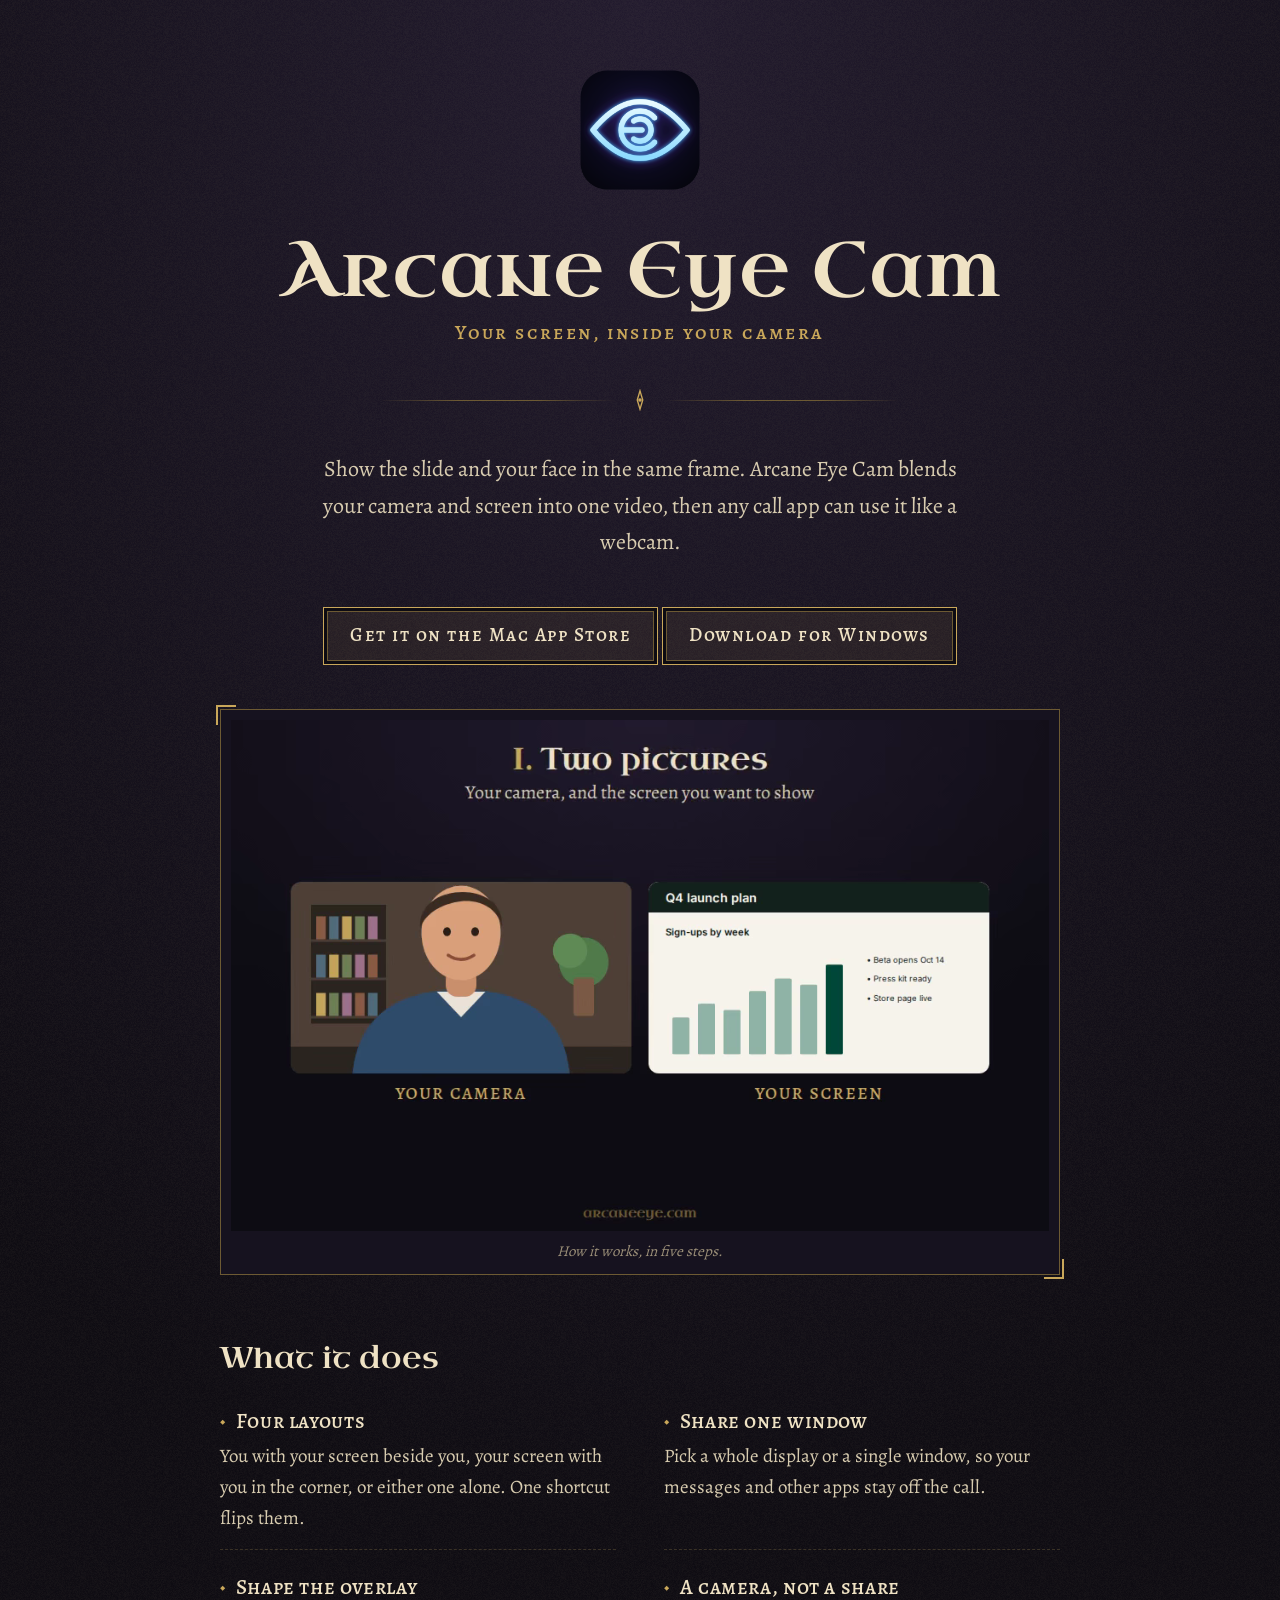
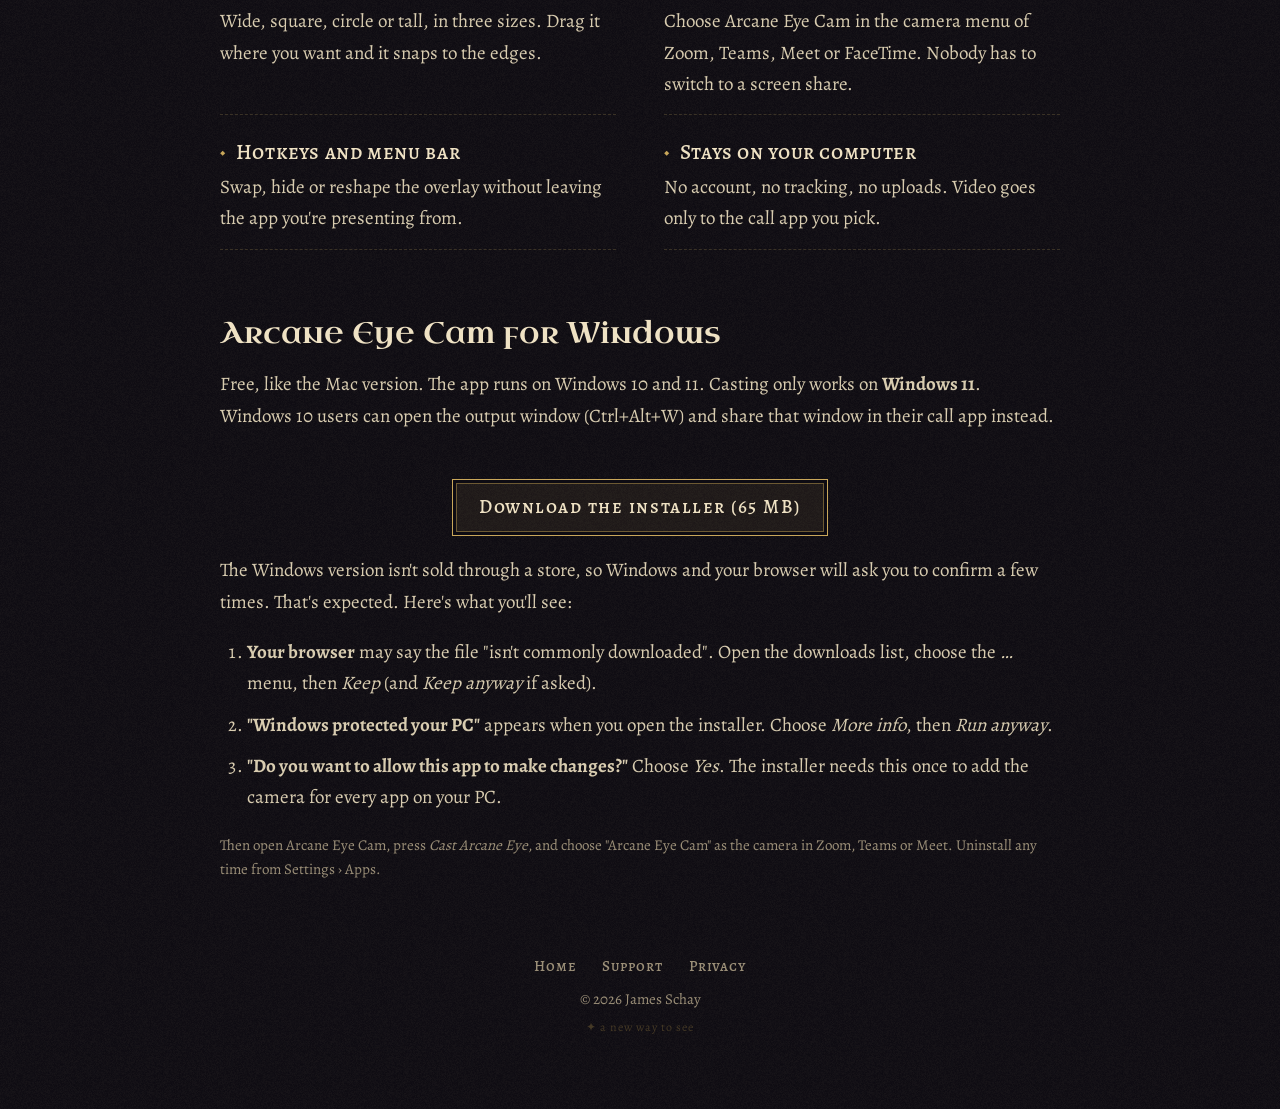
<file: index.html>
<!doctype html><html lang="en"><head><meta charset="utf-8"><meta name="viewport" content="width=device-width,initial-scale=1"><link rel="stylesheet" href="style.css?v=9"><link rel="icon" href="icon.png"><title>Arcane Eye Cam</title><meta name="description" content="Put your screen inside your camera. A Mac and Windows app that combines your camera and your screen share into one video for any call app."></head><body><main>
<header class="mast"><img src="icon.png" alt="Arcane Eye Cam icon"><div class="word">Arcane Eye Cam</div><div class="tag">Your screen, inside your camera</div></header>
<div class="rule" aria-hidden="true"><svg viewBox="0 0 24 24"><path d="M12 2 L15 12 L12 22 L9 12 Z" fill="none" stroke="currentColor" stroke-width="1.5"/><circle cx="12" cy="12" r="2" fill="currentColor"/></svg></div>
<p class="lede">Show the slide and your face in the same frame. Arcane Eye Cam blends your camera and screen into one video, then any call app can use it like a webcam.</p>
<p style="text-align:center"><a class="cta" href="https://apps.apple.com/us/app/arcane-eye-cam/id6818450010?mt=12">Get it on the Mac App Store</a> <a class="cta" href="#windows">Download for Windows</a></p>
<figure class="plate"><video autoplay loop muted playsinline width="960" height="600" poster="screen-in-camera-poster.jpg" aria-label="How Arcane Eye Cam works: your camera and screen become one video, you can move and reshape the overlay or flip them, and the result shows up as a camera in your call app."><source src="screen-in-camera.webm" type="video/webm"><source src="screen-in-camera.mp4" type="video/mp4"><img src="screen-in-camera.gif" alt="How Arcane Eye Cam works, step by step." width="960" height="600"></video><figcaption>How it works, in five steps.</figcaption></figure>
<h2>What it does</h2>
<div class="tome">
<div><h3>Four layouts</h3><p>You with your screen beside you, your screen with you in the corner, or either one alone. One shortcut flips them.</p></div>
<div><h3>Share one window</h3><p>Pick a whole display or a single window, so your messages and other apps stay off the call.</p></div>
<div><h3>Shape the overlay</h3><p>Wide, square, circle or tall, in three sizes. Drag it where you want and it snaps to the edges.</p></div>
<div><h3>A camera, not a share</h3><p>Choose Arcane Eye Cam in the camera menu of Zoom, Teams, Meet or FaceTime. Nobody has to switch to a screen share.</p></div>
<div><h3>Hotkeys and menu bar</h3><p>Swap, hide or reshape the overlay without leaving the app you're presenting from.</p></div>
<div><h3>Stays on your computer</h3><p>No account, no tracking, no uploads. Video goes only to the call app you pick.</p></div>
</div>
<section id="windows" class="windows"><h2>Arcane Eye Cam for Windows</h2><p>Free, like the Mac version. The app runs on Windows&nbsp;10 and&nbsp;11. Casting only works on <strong>Windows&nbsp;11</strong>. Windows&nbsp;10 users can open the output window (Ctrl+Alt+W) and share that window in their call&nbsp;app instead.</p><p style="text-align:center"><a class="cta" href="downloads/ArcaneEyeCam-Setup-1.0.0.exe" download>Download the installer (65&nbsp;MB)</a></p><p>The Windows version isn't sold through a store, so Windows and your browser will ask you to confirm a few times. That's expected. Here's what you'll see:</p><ol class="steps"><li><strong>Your browser</strong> may say the file "isn't commonly downloaded". Open the downloads list, choose the <em>…</em> menu, then <em>Keep</em> (and <em>Keep anyway</em> if asked).</li><li><strong>"Windows protected your PC"</strong> appears when you open the installer. Choose <em>More info</em>, then <em>Run anyway</em>.</li><li><strong>"Do you want to allow this app to make changes?"</strong> Choose <em>Yes</em>. The installer needs this once to add the camera for every app on your PC.</li></ol><p class="note">Then open Arcane Eye Cam, press <em>Cast Arcane Eye</em>, and choose "Arcane Eye Cam" as the camera in Zoom, Teams or Meet. Uninstall any time from Settings › Apps.</p></section><footer><nav><a href="./">Home</a><a href="support.html">Support</a><a href="privacy.html">Privacy</a></nav>© 2026 James Schay<a class="tip" href="https://ko-fi.com/tuschay" rel="noopener" title="Leave a tip">✦ a new way to see</a></footer></main></body></html>
</file>
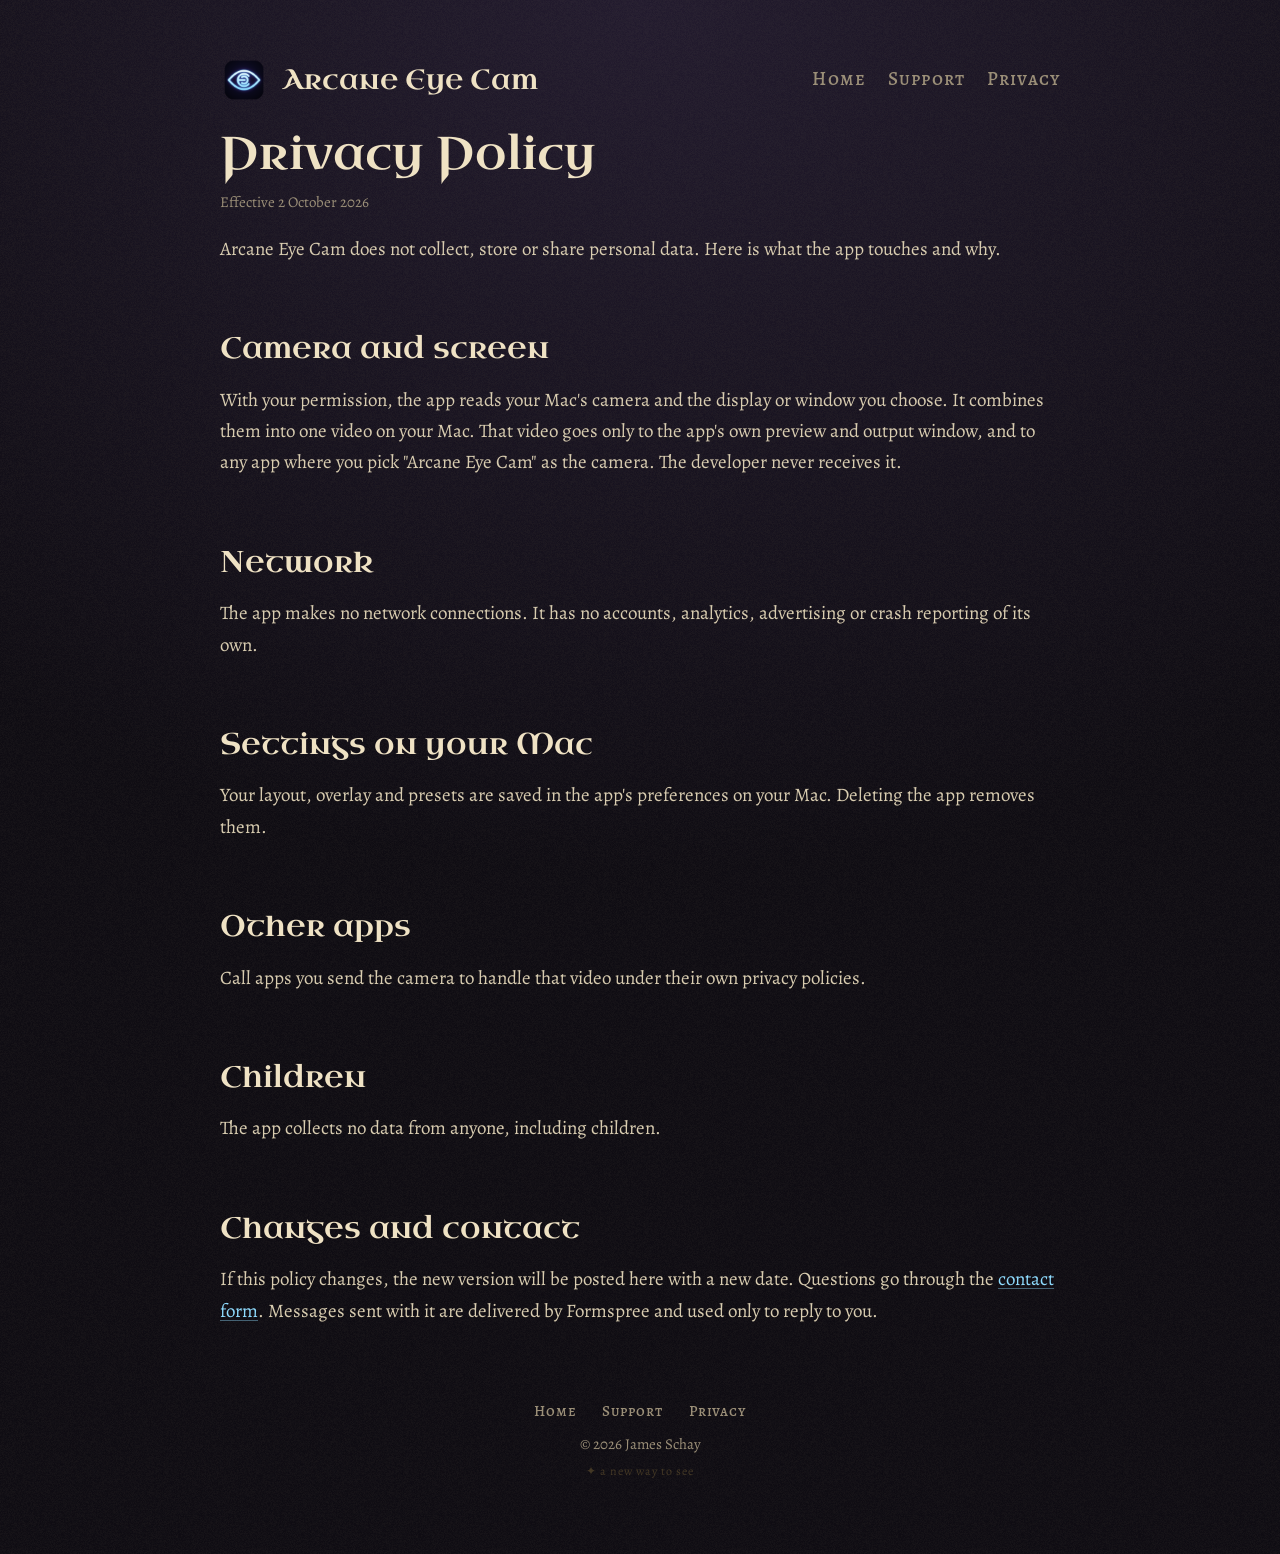
<file: privacy.html>
<!doctype html><html lang="en"><head><meta charset="utf-8"><meta name="viewport" content="width=device-width,initial-scale=1"><link rel="stylesheet" href="style.css?v=6"><link rel="icon" href="icon.png"><title>Privacy · Arcane Eye Cam</title></head><body><main><div class="top"><a class="small-mast" href="./"><img src="icon.png" alt=""><span>Arcane Eye Cam</span></a><nav><a href="./">Home</a><a href="support.html">Support</a><a href="privacy.html">Privacy</a></nav></div>
<h1>Privacy Policy</h1><p class="note">Effective 2 October 2026</p>
<p>Arcane Eye Cam does not collect, store or share personal data. Here is what the app touches and why.</p>
<h2>Camera and screen</h2>
<p>With your permission, the app reads your Mac's camera and the display or window you choose. It combines them into one video on your Mac. That video goes only to the app's own preview and output window, and to any app where you pick "Arcane Eye Cam" as the camera. The developer never receives it.</p>
<h2>Network</h2>
<p>The app makes no network connections. It has no accounts, analytics, advertising or crash reporting of its own.</p>
<h2>Settings on your Mac</h2>
<p>Your layout, overlay and presets are saved in the app's preferences on your Mac. Deleting the app removes them.</p>
<h2>Other apps</h2>
<p>Call apps you send the camera to handle that video under their own privacy policies.</p>
<h2>Children</h2><p>The app collects no data from anyone, including children.</p>
<h2>Changes and contact</h2>
<p>If this policy changes, the new version will be posted here with a new date. Questions go through the <a href="support.html#contact">contact form</a>. Messages sent with it are delivered by Formspree and used only to reply to you.</p>
<footer><nav><a href="./">Home</a><a href="support.html">Support</a><a href="privacy.html">Privacy</a></nav>© 2026 James Schay<a class="tip" href="https://ko-fi.com/tuschay" rel="noopener" title="Leave a tip">✦ a new way to see</a></footer></main></body></html>
</file>
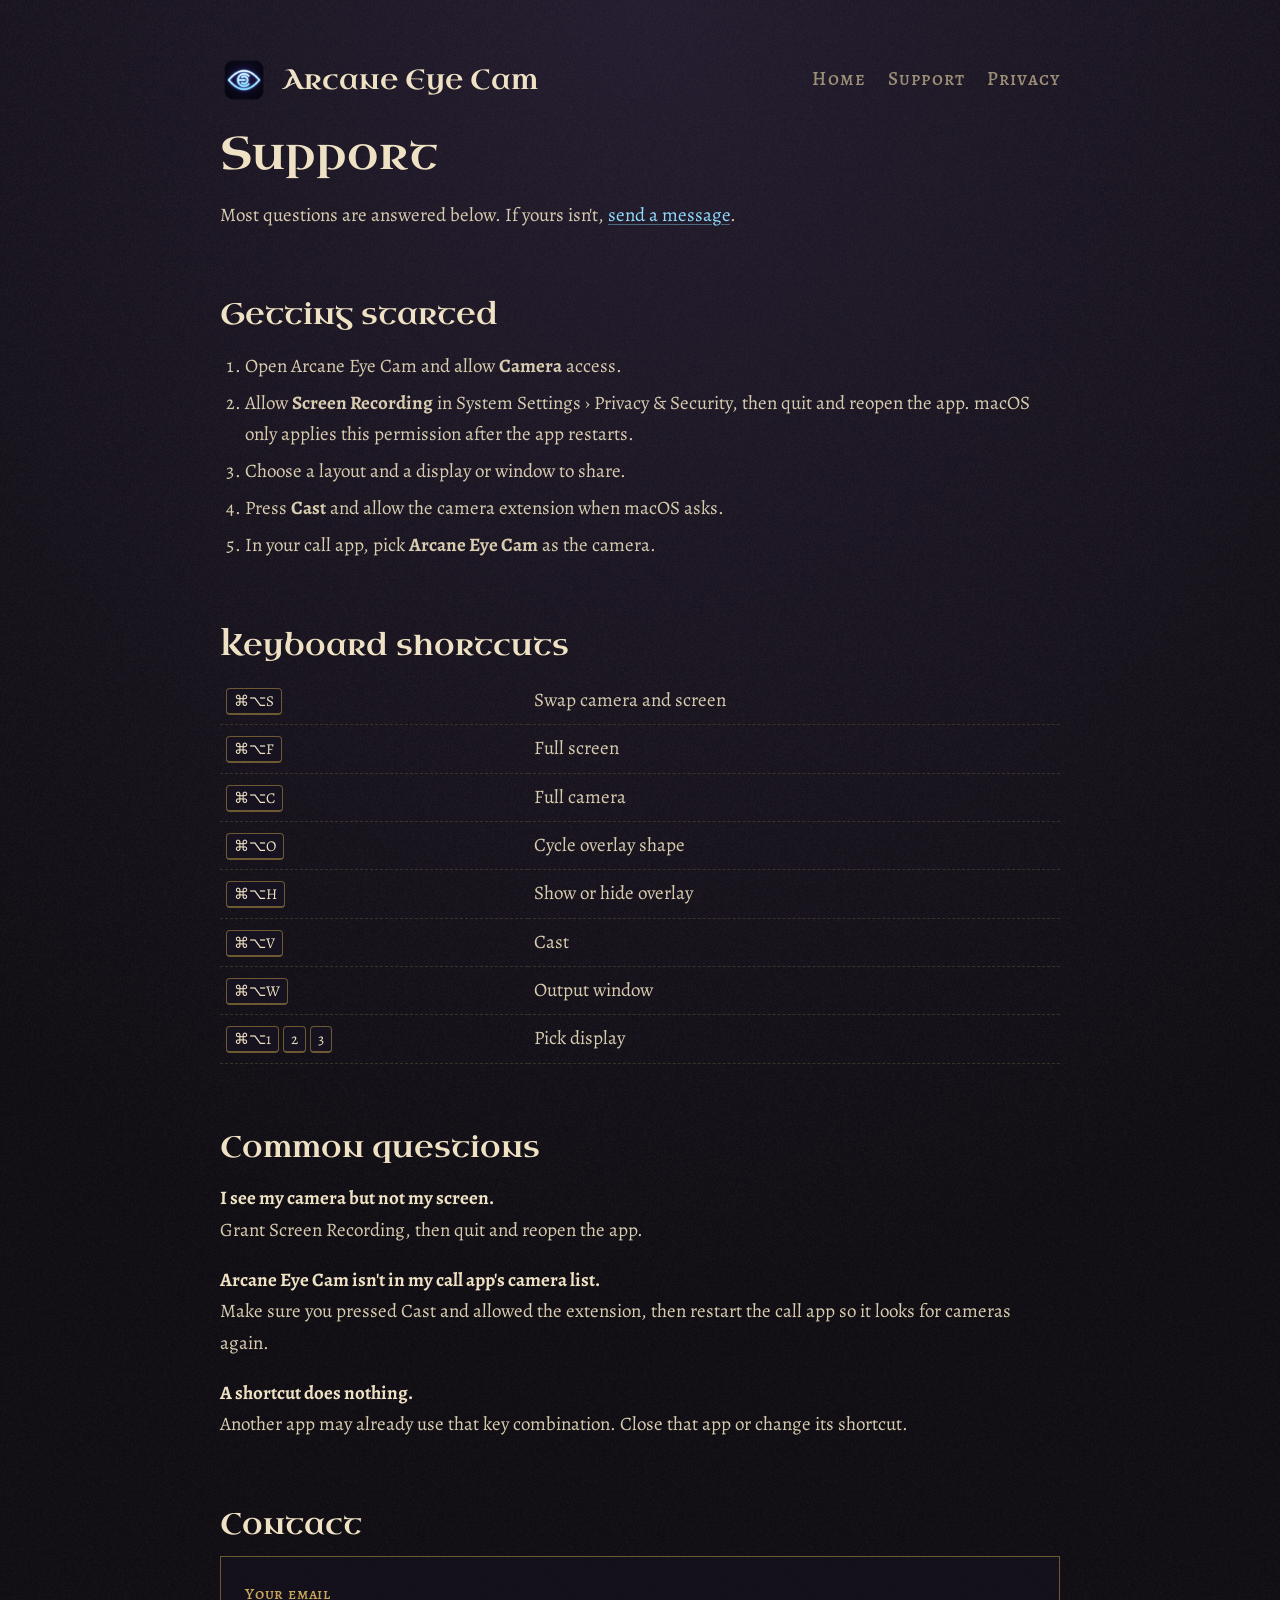
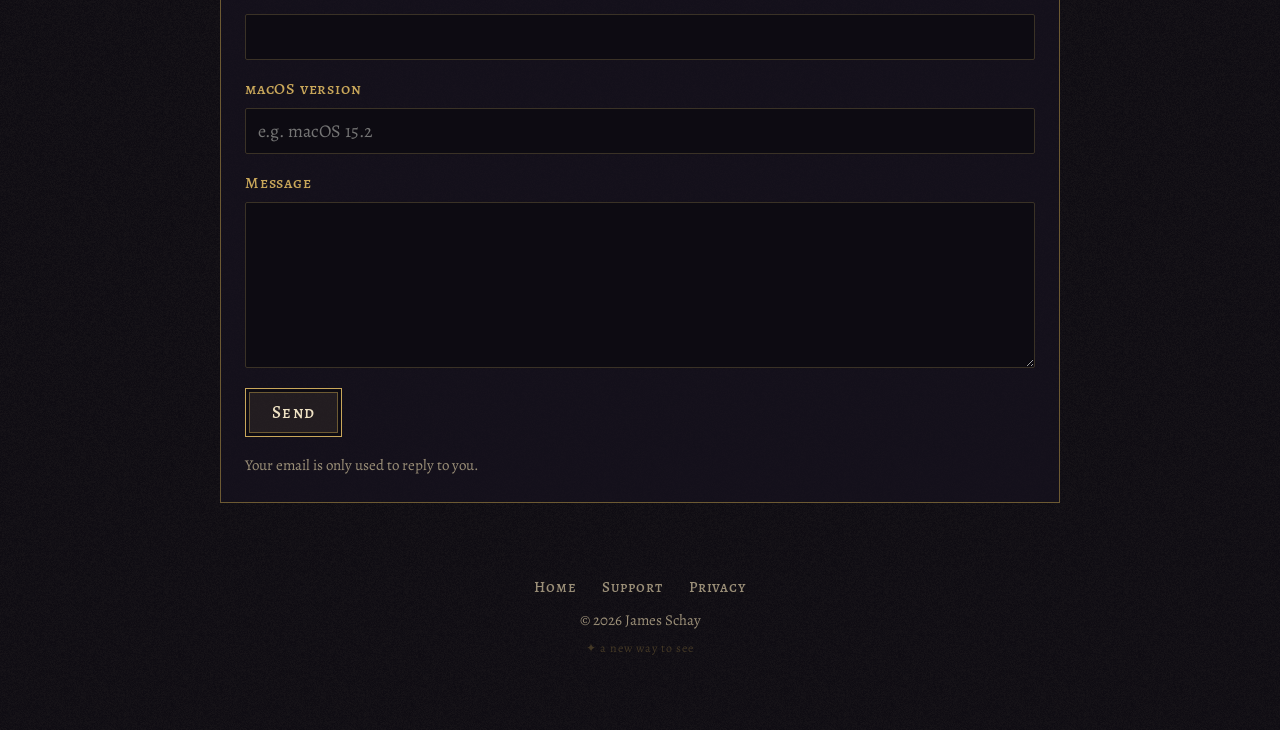
<file: support.html>
<!doctype html><html lang="en"><head><meta charset="utf-8"><meta name="viewport" content="width=device-width,initial-scale=1"><link rel="stylesheet" href="style.css?v=6"><link rel="icon" href="icon.png"><title>Support · Arcane Eye Cam</title></head><body><main><div class="top"><a class="small-mast" href="./"><img src="icon.png" alt=""><span>Arcane Eye Cam</span></a><nav><a href="./">Home</a><a href="support.html">Support</a><a href="privacy.html">Privacy</a></nav></div>
<h1>Support</h1><p>Most questions are answered below. If yours isn't, <a href="#contact">send a message</a>.</p>
<h2>Getting started</h2>
<ol><li>Open Arcane Eye Cam and allow <b>Camera</b> access.</li>
<li>Allow <b>Screen Recording</b> in System Settings › Privacy &amp; Security, then quit and reopen the app. macOS only applies this permission after the app restarts.</li>
<li>Choose a layout and a display or window to share.</li>
<li>Press <b>Cast</b> and allow the camera extension when macOS asks.</li>
<li>In your call app, pick <b>Arcane Eye Cam</b> as the camera.</li></ol>
<h2>Keyboard shortcuts</h2>
<table><tr><td><kbd>⌘⌥S</kbd></td><td>Swap camera and screen</td></tr><tr><td><kbd>⌘⌥F</kbd></td><td>Full screen</td></tr><tr><td><kbd>⌘⌥C</kbd></td><td>Full camera</td></tr><tr><td><kbd>⌘⌥O</kbd></td><td>Cycle overlay shape</td></tr><tr><td><kbd>⌘⌥H</kbd></td><td>Show or hide overlay</td></tr><tr><td><kbd>⌘⌥V</kbd></td><td>Cast</td></tr><tr><td><kbd>⌘⌥W</kbd></td><td>Output window</td></tr><tr><td><kbd>⌘⌥1</kbd> <kbd>2</kbd> <kbd>3</kbd></td><td>Pick display</td></tr></table>
<h2>Common questions</h2>
<dl><dt>I see my camera but not my screen.</dt><dd>Grant Screen Recording, then quit and reopen the app.</dd>
<dt>Arcane Eye Cam isn't in my call app's camera list.</dt><dd>Make sure you pressed Cast and allowed the extension, then restart the call app so it looks for cameras again.</dd>
<dt>A shortcut does nothing.</dt><dd>Another app may already use that key combination. Close that app or change its shortcut.</dd></dl>
<h2 id="contact">Contact</h2>
<form action="https://formspree.io/f/xljdkqeq" method="POST">
<label>Your email<input type="email" name="email" required autocomplete="email"></label>
<label>macOS version<input type="text" name="macos" placeholder="e.g. macOS 15.2"></label>
<label>Message<textarea name="message" rows="6" required></textarea></label>
<input type="text" name="_gotcha" style="display:none" tabindex="-1" autocomplete="off">
<input type="hidden" name="_subject" value="Arcane Eye Cam support">
<button class="cta" type="submit">Send</button>
<p class="note">Your email is only used to reply to you.</p>
</form>
<footer><nav><a href="./">Home</a><a href="support.html">Support</a><a href="privacy.html">Privacy</a></nav>© 2026 James Schay<a class="tip" href="https://ko-fi.com/tuschay" rel="noopener" title="Leave a tip">✦ a new way to see</a></footer></main></body></html>
</file>
<file: style.css>
@font-face{font-family:"Uncial Antiqua";src:url(fonts/UncialAntiqua-400.woff2) format("woff2");font-display:swap}
@font-face{font-family:Alegreya;font-weight:400;src:url(fonts/Alegreya-400.woff2) format("woff2");font-display:swap}
@font-face{font-family:Alegreya;font-weight:700;src:url(fonts/Alegreya-700.woff2) format("woff2");font-display:swap}
@font-face{font-family:"Alegreya SC";font-weight:500;src:url(fonts/AlegreyaSC-500.woff2) format("woff2");font-display:swap}

:root{
  --display:"Uncial Antiqua",Georgia,serif;   /* the wordmark lettering; swap here */
  --ink:#0d0b12;--ink2:#16121f;--vellum:#efe2c4;--text:#d8ccb0;--faded:#9b8f78;
  --gold:#c9a75a;--gold-dim:#6d5a33;--frost:#8fdcff;
}
*{box-sizing:border-box}
html{background:var(--ink)}
body{margin:0;color:var(--text);font:19px/1.65 Alegreya,Georgia,serif;
  background:
    url(noise.png),
    radial-gradient(120% 80% at 50% 0,#211a2e 0,var(--ink) 70%);}
main{max-width:880px;margin:0 auto;padding:56px 20px 72px}
a{color:var(--frost);text-decoration-color:rgba(143,220,255,.4);text-underline-offset:3px}
a:hover{text-decoration-color:var(--frost)}

/* masthead */
.mast{text-align:center}
.mast img{width:148px;height:148px}
.mast .word{font-family:var(--display);font-weight:400;font-size:clamp(44px,8vw,78px);line-height:1;color:var(--vellum);margin:18px 0 6px;letter-spacing:.01em}
.mast .tag{font-family:"Alegreya SC",serif;font-size:20px;letter-spacing:.12em;color:var(--gold)}
.small-mast{display:flex;align-items:center;gap:14px;text-decoration:none;color:var(--vellum)}
.small-mast img{width:48px;height:48px}
.small-mast span{font-family:var(--display);font-size:28px}

/* ornamental rule */
.rule{display:flex;align-items:center;gap:14px;margin:40px auto;max-width:520px;color:var(--gold)}
.rule::before,.rule::after{content:"";flex:1;height:1px;background:linear-gradient(90deg,transparent,var(--gold-dim),var(--gold-dim),transparent)}
.rule svg{width:22px;height:22px}

h1,h2{font-family:var(--display);font-weight:400;color:var(--vellum);line-height:1.15}
h1{font-size:46px;margin:.4em 0 .2em}
h2{font-size:30px;margin:2.2em 0 .5em}
.lede{font-size:22px;color:var(--text);max-width:640px;margin:0 auto;text-align:center}

/* call to action */
.cta{display:inline-block;margin-top:28px;padding:12px 26px;border:1px solid var(--gold);color:var(--vellum);
  font-family:"Alegreya SC",serif;letter-spacing:.08em;text-decoration:none;background:rgba(201,167,90,.08);
  box-shadow:inset 0 0 0 3px var(--ink),inset 0 0 0 4px var(--gold-dim)}
.cta:hover{background:rgba(201,167,90,.16)}

/* screenshot plate */
.plate{margin:44px 0 0;padding:10px;border:1px solid var(--gold-dim);background:var(--ink2);position:relative}
.plate img,.plate video{display:block;width:100%;height:auto}
.plate::before,.plate::after{content:"";position:absolute;width:18px;height:18px;border:2px solid var(--gold)}
.plate::before{top:-5px;left:-5px;border-right:0;border-bottom:0}
.plate::after{bottom:-5px;right:-5px;border-left:0;border-top:0}
.plate figcaption{font-size:15px;color:var(--faded);text-align:center;padding-top:8px;font-style:italic}

/* feature list, written like entries in a spellbook */
.tome{display:grid;grid-template-columns:1fr 1fr;gap:6px 48px;margin-top:8px}
.tome div{padding:14px 0;border-bottom:1px dashed #3a3226}
.tome h3{margin:0 0 2px;font-family:"Alegreya SC",serif;font-weight:500;font-size:21px;color:var(--vellum);letter-spacing:.03em}
.tome h3::before{content:"◆";color:var(--gold);font-size:12px;margin-right:10px;vertical-align:3px}
.tome p{margin:0;color:var(--text)}
@media (max-width:640px){.tome{grid-template-columns:1fr}}

ol,ul{padding-left:1.3em}li{margin:.3em 0}
kbd{font:15px/1 Alegreya,serif;border:1px solid var(--gold-dim);border-bottom-width:2px;border-radius:4px;padding:2px 7px;color:var(--vellum);background:var(--ink2)}
table{border-collapse:collapse;width:100%}td{padding:8px 6px;border-bottom:1px dashed #3a3226}
dt{font-weight:700;color:var(--vellum);margin-top:1em}dd{margin:0}

/* contact form */
form{display:grid;gap:16px;margin-top:12px;padding:24px;border:1px solid var(--gold-dim);background:rgba(22,18,31,.7)}
label{display:grid;gap:6px;font-family:"Alegreya SC",serif;font-size:16px;letter-spacing:.05em;color:var(--gold)}
input,textarea{font:18px Alegreya,serif;color:var(--vellum);background:var(--ink);border:1px solid #3a3226;border-radius:2px;padding:10px 12px;width:100%}
input:focus,textarea:focus{outline:1px solid var(--frost);border-color:var(--frost)}
form .cta{margin-top:4px;justify-self:start;cursor:pointer;font-size:17px}
.note{font-size:15px;color:var(--faded);margin:0}

footer{margin-top:72px;text-align:center;font-size:15px;color:var(--faded)}
footer nav{display:flex;gap:26px;justify-content:center;font-family:"Alegreya SC",serif;letter-spacing:.06em;margin-bottom:8px}
footer a{color:var(--faded);text-decoration:none}footer a:hover{color:var(--vellum)}
.top{display:flex;justify-content:space-between;align-items:center;margin-bottom:24px}
.top nav{display:flex;gap:22px;font-family:"Alegreya SC",serif;letter-spacing:.06em}
.top nav a{color:var(--faded);text-decoration:none}.top nav a:hover{color:var(--vellum)}
/* the quiet tip link (Ko-fi), a faint glyph after the copyright */
footer a.tip{display:block;margin-top:6px;font-size:12px;letter-spacing:.08em;color:var(--gold-dim);opacity:.55}
footer a.tip:hover{opacity:1;color:var(--gold)}
.windows{margin-top:56px}.steps{padding-left:1.4em}.steps li{margin:0 0 10px}
.nowrap{white-space:nowrap}
.cta.soon{cursor:default;border-style:dashed;color:var(--text)}.cta.soon:hover{background:none}
</file>
